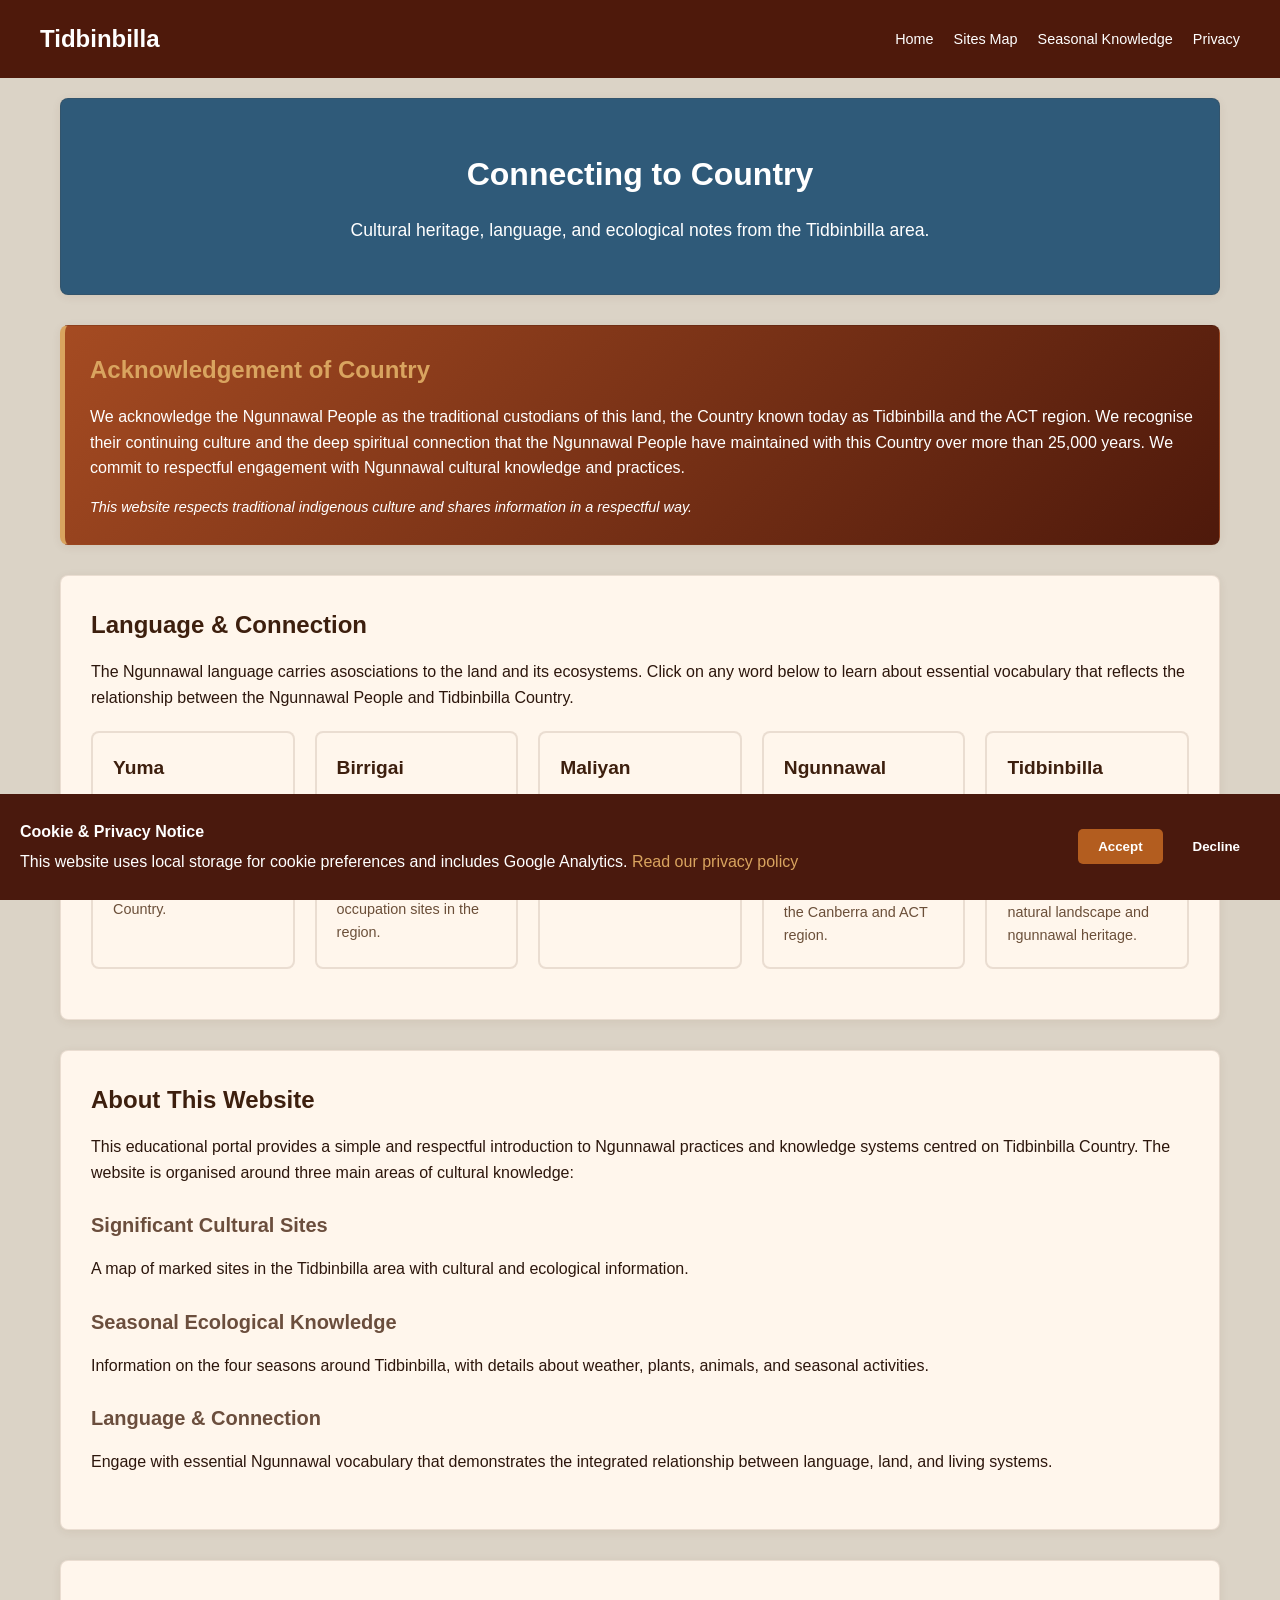
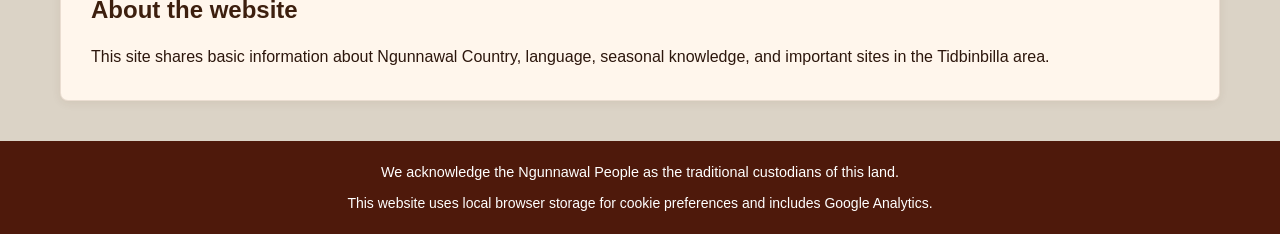
<file: index.html>
<!DOCTYPE html>
<html lang="en">
<head>
    <meta charset="UTF-8">
    <meta name="viewport" content="width=device-width, initial-scale=1.0">
    <meta name="description" content="Tidbinbilla Cultural Heritage - Language, ecology, and cultural notes from Tidbinbilla.">
    <meta name="author" content="Digital Technology Project">
    
    <title>Connecting to Country | Tidbinbilla Cultural Heritage</title>
    
    <!-- Main Stylesheet -->
    <link rel="stylesheet" href="css/styles.css">
    <!-- Google tag (gtag.js) -->
    <script async src="https://www.googletagmanager.com/gtag/js?id=G-5C9E07NFV3"></script>
    <script>
      window.dataLayer = window.dataLayer || [];
      function gtag(){dataLayer.push(arguments);}
      gtag('js', new Date());
      gtag('config', 'G-5C9E07NFV3');
    </script>
</head>
<body>
    <!-- navigation header -->
    <header>
        <nav>
            <div class="logo">Tidbinbilla</div>
            <ul>
                <li><a href="index.html" title="Home">Home</a></li>
                <li><a href="sites-map.html" title="Significant Cultural Sites">Sites Map</a></li>
                <li><a href="seasonal-knowledge.html" title="Seasonal Ecological Knowledge">Seasonal Knowledge</a></li>
                <li><a href="privacy-policy.html" title="Privacy and Compliance">Privacy</a></li>
            </ul>
        </nav>
    </header>

    <!-- main content -->
    <main>
        <!-- Hero Section -->
        <section class="hero">
            <h1>Connecting to Country</h1>
            <p>Cultural heritage, language, and ecological notes from the Tidbinbilla area.</p>
        </section>

        <!-- Acknowledgement of Country -->
        <section class="acknowledgement-card">
            <h2>Acknowledgement of Country</h2>
            <p>We acknowledge the Ngunnawal People as the traditional custodians of this land, the Country known today as Tidbinbilla and the ACT region. We recognise their continuing culture and the deep spiritual connection that the Ngunnawal People have maintained with this Country over more than 25,000 years. We commit to respectful engagement with Ngunnawal cultural knowledge and practices.</p>
            <p class="footer-text">This website respects traditional indigenous culture and shares information in a respectful way.</p>
        </section>

        <!-- Language & Connection Section -->
        <section>
            <h2>Language & Connection</h2>
            <p>The Ngunnawal language carries asosciations to the land and its ecosystems. Click on any word below to learn about essential vocabulary that reflects the relationship between the Ngunnawal People and Tidbinbilla Country.</p>

            <!-- Language Grid -->
            <div class="language-grid">
                <div class="word-card" data-word="Yuma">
                    <h3>Yuma</h3>
                    <div class="translation">Hello / Greetings</div>
                    <p class="usage">General welcoming statement used when entering Ngunnawal Country.</p>
                </div>

                <div class="word-card" data-word="Birrigai">
                    <h3>Birrigai</h3>
                    <div class="translation">Place Name</div>
                    <p class="usage">The name of the Birrigai Rock Shelter, one of the oldest known Aboriginal occupation sites in the region.</p>
                </div>

                <div class="word-card" data-word="Maliyan">
                    <h3>Maliyan</h3>
                    <div class="translation">Wedge tail eagle</div>
                    <p class="usage">A symbolic guardian spirit, creator figure</p>
                </div>

                <div class="word-card" data-word="Ngunnawal">
                    <h3>Ngunnawal</h3>
                    <div class="translation">The People / The Country</div>
                    <p class="usage"> term for the traditional Indigenous nations of the Canberra and ACT region.</p>
                </div>

                <div class="word-card" data-word="Tidbinbilla">
                    <h3>Tidbinbilla</h3>
                    <div class="translation">Tidbinbilla / "Where boys become men"</div>
                    <p class="usage">The local name for this area known for its natural landscape and ngunnawal heritage.</p>
                </div>
            </div>


        </section>

        <!-- About Section -->
        <section>
            <h2>About This Website</h2>
            <p>This educational portal provides a simple and respectful introduction to Ngunnawal practices and knowledge systems centred on Tidbinbilla Country. The website is organised around three main areas of cultural knowledge:</p>
            
            <div style="margin: 1.5rem 0;">
                <h3 style="color: #6b4e3d; font-size: 1.25rem; margin-top: 1.5rem;">Significant Cultural Sites</h3>
                <p>A map of marked sites in the Tidbinbilla area with cultural and ecological information.</p>

                <h3 style="color: #6b4e3d; font-size: 1.25rem; margin-top: 1.5rem;">Seasonal Ecological Knowledge</h3>
                <p>Information on the four seasons around Tidbinbilla, with details about weather, plants, animals, and seasonal activities.</p>

                <h3 style="color: #6b4e3d; font-size: 1.25rem; margin-top: 1.5rem;">Language & Connection</h3>
                <p>Engage with essential Ngunnawal vocabulary that demonstrates the integrated relationship between language, land, and living systems.</p>
            </div>
        </section>

        <!-- page context section -->
        <section>
            <h2>About the website</h2>
            <p>This site shares basic information about Ngunnawal Country, language, seasonal knowledge, and important sites in the Tidbinbilla area.</p>
        </section>
    </main>

    <!-- footer -->
    <footer>
        <p>We acknowledge the Ngunnawal People as the traditional custodians of this land.</p>
        <p style="margin-top: 0.5rem; font-size: 0.875rem;">This website uses local browser storage for cookie preferences and includes Google Analytics.</p>
    </footer>

    <!-- cookie consent banner -->
    <div id="cookie-banner" class="cookie-consent-banner">
        <div class="cookie-text">
            <p><strong>Cookie & Privacy Notice</strong></p>
            <p>This website uses local storage for cookie preferences and includes Google Analytics. <a href="privacy-policy.html">Read our privacy policy</a></p>
        </div>
        <div class="cookie-actions">
            <button id="cookie-accept-btn" class="cookie-accept">Accept</button>
            <button id="cookie-decline-btn" class="cookie-decline">Decline</button>
        </div>
    </div>

    <!-- javascript modules -->
    <!-- Main global script (handles cookies, language matrix, initialization) -->
    <script type="module" src="js/main.js"></script>
</body>
</html>
</file>
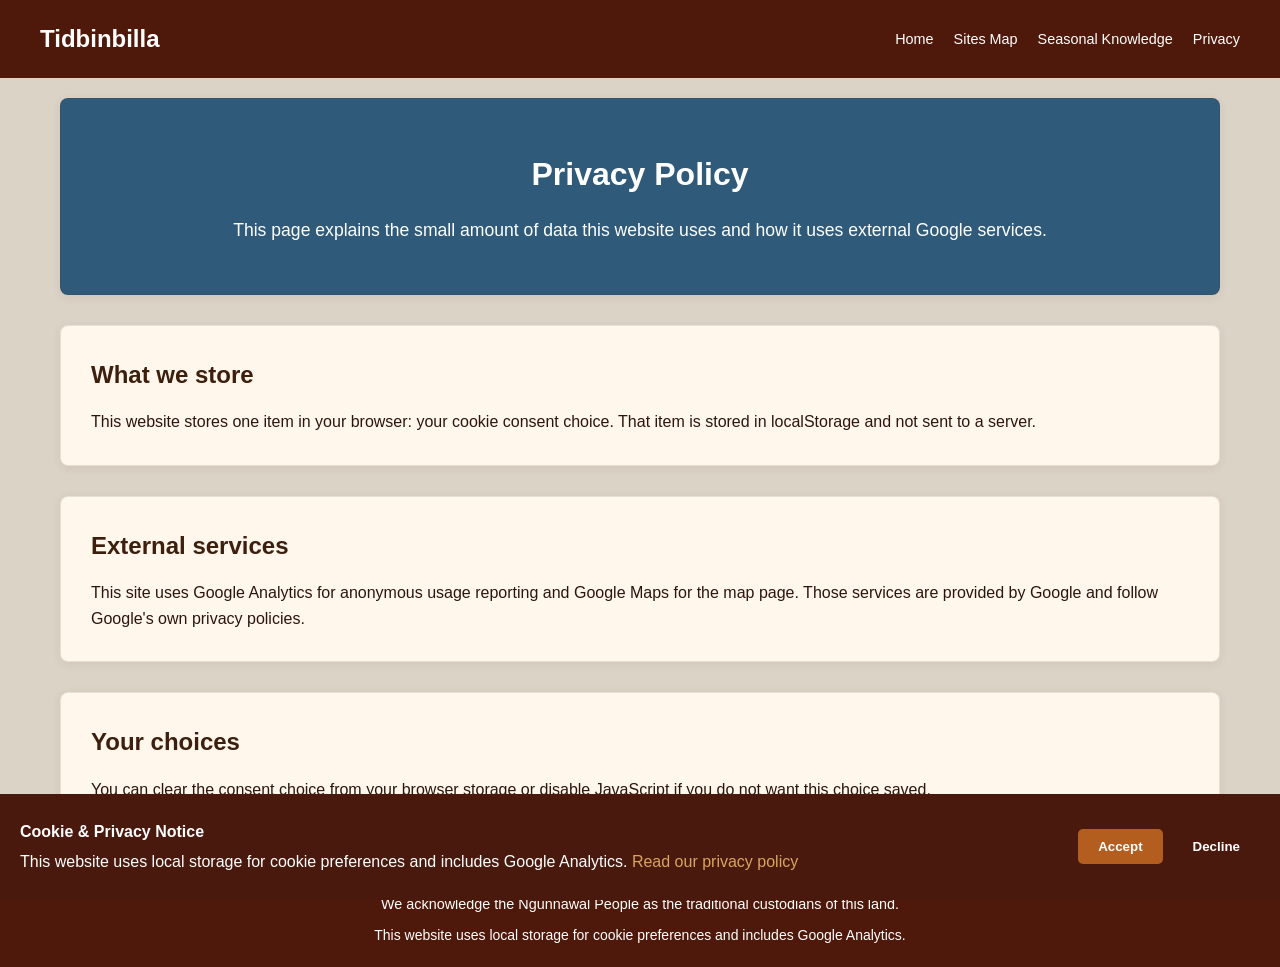
<file: privacy-policy.html>
<!DOCTYPE html>
<html lang="en">
<head>
    <meta charset="UTF-8">
    <meta name="viewport" content="width=device-width, initial-scale=1.0">
    <meta name="description" content="Tidbinbilla Cultural Heritage - Privacy Policy and Data Compliance">
    <meta name="author" content="Digital Technology Project">

    <title>Privacy Policy | Tidbinbilla Heritage</title>

    <!-- Main Stylesheet -->
    <link rel="stylesheet" href="css/styles.css">
    <!-- Google analytics -->
    <script async src="https://www.googletagmanager.com/gtag/js?id=G-5C9E07NFV3"></script>
    <script>
      window.dataLayer = window.dataLayer || [];
      function gtag(){dataLayer.push(arguments);}
      gtag('js', new Date());
      gtag('config', 'G-5C9E07NFV3');
    </script>
</head>
<body>
    <!-- navigation header -->
    <header>
        <nav>
            <div class="logo">Tidbinbilla</div>
            <ul>
                <li><a href="index.html" title="Home">Home</a></li>
                <li><a href="sites-map.html" title="Significant Cultural Sites">Sites Map</a></li>
                <li><a href="seasonal-knowledge.html" title="Seasonal Ecological Knowledge">Seasonal Knowledge</a></li>
                <li><a href="privacy-policy.html" title="Privacy and Compliance">Privacy</a></li>
            </ul>
        </nav>
    </header>

    <!-- main content -->
    <main>
        <section class="hero">
            <h1>Privacy Policy</h1>
            <p>This page explains the small amount of data this website uses and how it uses external Google services.</p>
        </section>

        <section class="privacy-section">
            <h2>What we store</h2>
            <p>This website stores one item in your browser: your cookie consent choice. That item is stored in localStorage and not sent to a server.</p>
        </section>

        <section class="privacy-section">
            <h2>External services</h2>
            <p>This site uses Google Analytics for anonymous usage reporting and Google Maps for the map page. Those services are provided by Google and follow Google's own privacy policies.</p>
        </section>

        <section class="privacy-section">
            <h2>Your choices</h2>
            <p>You can clear the consent choice from your browser storage or disable JavaScript if you do not want this choice saved.</p>
        </section>

    </main>

    <!-- footer -->
    <footer>
        <p>We acknowledge the Ngunnawal People as the traditional custodians of this land.</p>
        <p style="margin-top: 0.5rem; font-size: 0.875rem;">This website uses local storage for cookie preferences and includes Google Analytics.</p>
    </footer>

    <!-- cookie consent banner -->
    <div id="cookie-banner" class="cookie-consent-banner">
        <div class="cookie-text">
            <p><strong>Cookie & Privacy Notice</strong></p>
            <p>This website uses local storage for cookie preferences and includes Google Analytics. <a href="privacy-policy.html">Read our privacy policy</a></p>
        </div>
        <div class="cookie-actions">
            <button id="cookie-accept-btn" class="cookie-accept">Accept</button>
            <button id="cookie-decline-btn" class="cookie-decline">Decline</button>
        </div>
    </div>

    <!-- javascript modules -->
    <!-- Main script for cookie management -->
    <script type="module" src="js/main.js"></script>
</body>
</html>
</file>
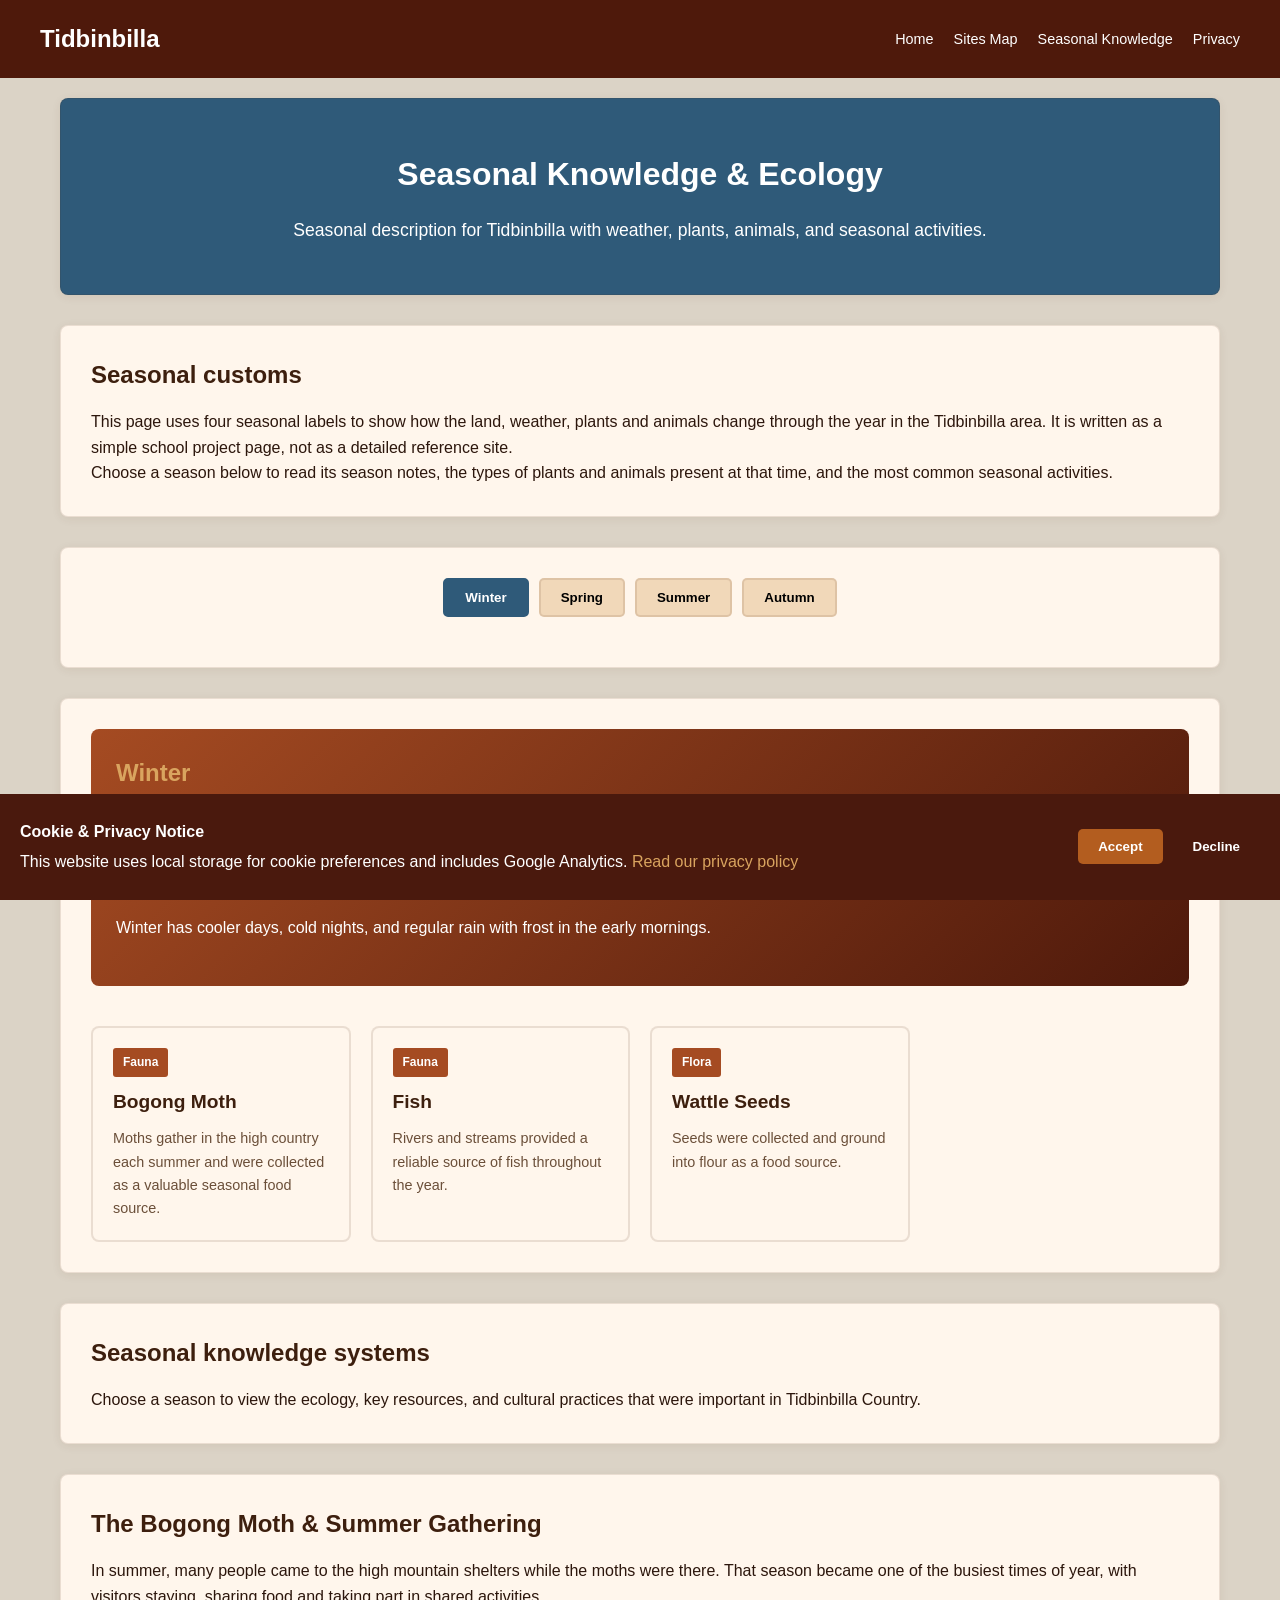
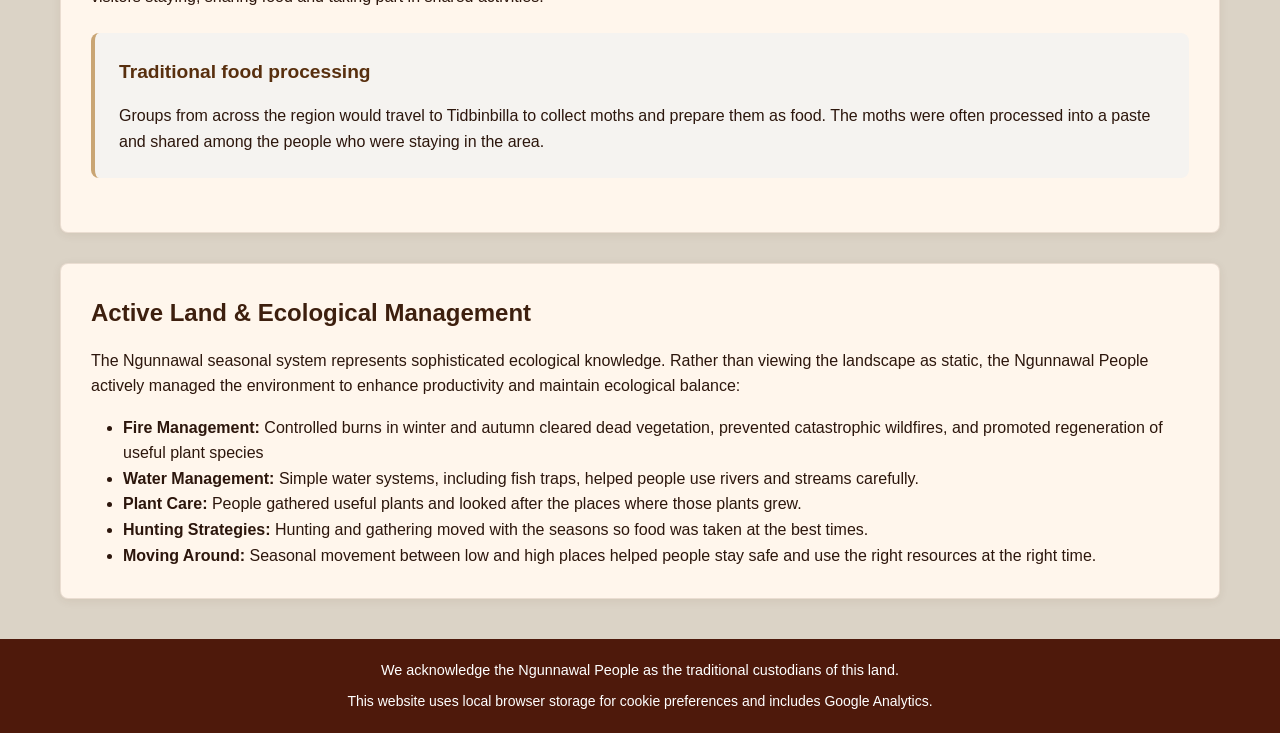
<file: seasonal-knowledge.html>
<!DOCTYPE html>
<html lang="en">
<head>
    <meta charset="UTF-8">
    <meta name="viewport" content="width=device-width, initial-scale=1.0">
    <meta name="description" content="Tidbinbilla Seasonal Knowledge - Seasonal information for winter, spring, summer, and autumn in Tidbinbilla.">
    <meta name="author" content="Digital Technology Project">

    <title>Seasonal Knowledge | Tidbinbilla Cultural Heritage</title>

    <!-- Main Stylesheet -->
    <link rel="stylesheet" href="css/styles.css">
    <!-- Google tag (gtag.js) -->
    <script async src="https://www.googletagmanager.com/gtag/js?id=G-5C9E07NFV3"></script>
     <!-- Google Analytics (privacy is instantly gone lol)-->
    <script>
      window.dataLayer = window.dataLayer || [];
      function gtag(){dataLayer.push(arguments);}
      gtag('js', new Date());
      gtag('config', 'G-5C9E07NFV3');
    </script>
</head>
<body>
    <!-- navigation header -->
    <header>
        <nav>
            <div class="logo">Tidbinbilla</div>
            <ul>
                <li><a href="index.html" title="Home">Home</a></li>
                <li><a href="sites-map.html" title="Significant Cultural Sites">Sites Map</a></li>
                <li><a href="seasonal-knowledge.html" title="Seasonal Ecological Knowledge">Seasonal Knowledge</a></li>
                <li><a href="privacy-policy.html" title="Privacy and Compliance">Privacy</a></li>
            </ul>
        </nav>
    </header>

    <!-- main content -->
    <main>
        <!-- Hero Section -->
        <section class="hero">
            <h1>Seasonal Knowledge & Ecology</h1>
            <p>Seasonal description for Tidbinbilla with weather, plants, animals, and seasonal activities.</p>
        </section>

        <!-- Introduction Section -->
        <section>
            <h2>Seasonal customs</h2>
            <p>This page uses four seasonal labels to show how the land, weather, plants and animals change through the year in the Tidbinbilla area. It is written as a simple school project page, not as a detailed reference site.</p>

            <p>Choose a season below to read its season notes, the types of plants and animals present at that time, and the most common seasonal activities.</p>
        </section>

        <!-- Seasonal Selector -->
        <section>
            <div class="seasonal-selector" id="seasonal-selector">
                <button data-season="winter" class="active">
                    Winter
                </button>
                <button data-season="spring">
                    Spring
                </button>
                <button data-season="summer">
                     Summer
                </button>
                <button data-season="autumn">
                    Autumn
                </button>
            </div>
        </section>

        <!-- Seasonal Content Root - Dynamically Generated -->
        <section>
            <div id="seasonal-content">
                <!-- Content is dynamically generated by seasonal-interact.js -->
            </div>
        </section>

        <!-- seasonal introduction section -->
        <section>
            <h2>Seasonal knowledge systems</h2>
            <p>Choose a season to view the ecology, key resources, and cultural practices that were important in Tidbinbilla Country.</p>
        </section>

        <!-- Bogong Moth Focus Section -->
        <section>
            <h2>The Bogong Moth & Summer Gathering</h2>
            <p>In summer, many people came to the high mountain shelters while the moths were there. That season became one of the busiest times of year, with visitors staying, sharing food and taking part in shared activities.</p>

            <div style="background: #f5f3f0; padding: 1.5rem; border-radius: 8px; margin: 1.5rem 0; border-left: 4px solid #c9a574;">
                <h3 style="color: #582f0e;">Traditional food processing</h3>
                <p>Groups from across the region would travel to Tidbinbilla to collect moths and prepare them as food. The moths were often processed into a paste and shared among the people who were staying in the area.</p>
            </div>

              </section>

        <!-- Ecological Management Section -->
        <section>
            <h2>Active Land & Ecological Management</h2>
            <p>The Ngunnawal seasonal system represents sophisticated ecological knowledge. Rather than viewing the landscape as static, the Ngunnawal People actively managed the environment to enhance productivity and maintain ecological balance:</p>

            <ul style="margin-left: 2rem; margin-top: 1rem;">
                <li><strong>Fire Management:</strong> Controlled burns in winter and autumn cleared dead vegetation, prevented catastrophic wildfires, and promoted regeneration of useful plant species</li>
                <li><strong>Water Management:</strong> Simple water systems, including fish traps, helped people use rivers and streams carefully.</li>
                <li><strong>Plant Care:</strong> People gathered useful plants and looked after the places where those plants grew.</li>
                <li><strong>Hunting Strategies:</strong> Hunting and gathering moved with the seasons so food was taken at the best times.</li>
                <li><strong>Moving Around:</strong> Seasonal movement between low and high places helped people stay safe and use the right resources at the right time.</li>
            </ul>
        </section>
    </main>

    <!-- footer -->
    <footer>
        <p>We acknowledge the Ngunnawal People as the traditional custodians of this land.</p>
        <p style="margin-top: 0.5rem; font-size: 0.875rem;">This website uses local browser storage for cookie preferences and includes Google Analytics.</p>
    </footer>

    <!-- cookie consent banner -->
    <div id="cookie-banner" class="cookie-consent-banner">
        <div class="cookie-text">
            <p><strong>Cookie & Privacy Notice</strong></p>
            <p>This website uses local storage for cookie preferences and includes Google Analytics. <a href="privacy-policy.html">Read our privacy policy</a></p>
        </div>
        <div class="cookie-actions">
            <button id="cookie-accept-btn" class="cookie-accept">Accept</button>
            <button id="cookie-decline-btn" class="cookie-decline">Decline</button>
        </div>
    </div>

    <!-- javascript modules -->
    <!-- Main global script -->
    <script type="module" src="js/main.js"></script>

    <!-- Seasonal knowledge dynamic component factory -->
    <script type="module" src="js/seasonal-interact.js"></script>
</body>
</html>
</file>
<file: css/styles.css>
/* TIDBINBILLA CULTURAL HERITAGE WEBSITE - STYLESHEET */

:root {
    --bg: #f2e3d0;
    --surface: #fff6ec;
    --surface-alt: #f1d8b9;
    --text: #2c160c;
    --heading: #3d1f0e;
    --accent: #a54b22;
    --accent-dark: #4e190b;
    --accent-light: #d9a45f;
    --muted: #6b4f39;
    --border: #c79a72;
    --hero-start: #933d15;
    --hero-end: #4a190d;
    --button-bg: #b35d1f;
    --button-hover: #8f4414;
    --banner-bg: #4a190d;
    --season-primary: #2f5a79;
    --season-accent: var(--season-primary);
    --season-background: var(--season-primary);
}

* {
    margin: 0;
    padding: 0;
    box-sizing: border-box;
}

body {
    font-family: Arial, sans-serif;
    color: var(--text);
    background-color: color-mix(in srgb, var(--season-background, var(--bg)) 12%, var(--bg));
    line-height: 1.6;
}

h1, h2, h3 {
    color: var(--heading);
    margin-bottom: 15px;
}

h1 { font-size: 2rem; }
 h2 { font-size: 1.5rem; }
 h3 { font-size: 1.2rem; }

a {
    color: var(--accent);
    text-decoration: none;
}

a:hover {
    text-decoration: underline;
}

/* Header and Navigation */
header {
    background-color: var(--accent-dark);
    color: white;
    padding: 20px;
    position: sticky;
    top: 0;
    z-index: 100;
}

header nav {
    max-width: 1200px;
    margin: 0 auto;
    display: flex;
    justify-content: space-between;
    align-items: center;
    flex-wrap: wrap;
    gap: 20px;
}

header .logo {
    font-size: 1.5rem;
    font-weight: bold;
}

header nav ul {
    list-style: none;
    display: flex;
    gap: 20px;
    flex-wrap: wrap;
}

header nav a {
    color: white;
    font-size: 0.9rem;
}

header nav a:hover {
    text-decoration: underline;
}

/* Main Content */
main {
    max-width: 1200px;
    margin: 20px auto;
    padding: 0 20px;
    flex: 1;
}

section {
    background: var(--surface);
    padding: 30px;
    margin-bottom: 30px;
    border-radius: 8px;
    border: 1px solid rgba(80, 40, 20, 0.12);
    box-shadow: 0 2px 10px rgba(84, 45, 16, 0.08);
}

/* Footer */
footer {
    background-color: var(--accent-dark);
    color: white;
    text-align: center;
    padding: 20px;
    margin-top: 40px;
    font-size: 0.9rem;
}

/* Hero Section */
.hero {
    background: linear-gradient(135deg, var(--season-primary, var(--hero-start)), var(--season-accent, var(--hero-end)));
    color: white;
    padding: 50px 30px;
    text-align: center;
    border-radius: 8px;
    margin-bottom: 30px;
}

.hero h1 {
    color: white;
    margin-bottom: 15px;
}

.hero p {
    font-size: 1.1rem;
}

/* Acknowledgement Card */
.acknowledgement-card {
    background: linear-gradient(135deg, var(--accent), var(--accent-dark));
    color: white;
    padding: 25px;
    border-left: 5px solid var(--accent-light);
    margin-bottom: 30px;
}

.acknowledgement-card h2 {
    color: var(--accent-light);
}

.footer-text {
    font-size: 0.9rem;
    margin-top: 15px;
    font-style: italic;
}

/* Language Grid */
.language-grid {
    display: grid;
    grid-template-columns: repeat(auto-fit, minmax(200px, 1fr));
    gap: 20px;
    margin: 20px 0;
}

.word-card {
    background: var(--surface);
    border: 2px solid rgba(80, 40, 20, 0.12);
    padding: 20px;
    border-radius: 8px;
    transition: border-color 0.3s ease;
}


.word-card h3 {
    margin-bottom: 10px;
    color: var(--heading);
}

.word-card .translation {
    color: var(--accent);
    font-weight: bold;
    margin-bottom: 10px;
}

.word-card .usage {
    color: var(--muted);
    font-size: 0.9rem;
}

/* Translation Display */
#translation-display {
    background: var(--surface-alt);
    border-left: 4px solid var(--accent);
    padding: 20px;
    margin: 20px 0;
    min-height: 60px;
    border-radius: 6px;
}

/* Map */
#map-canvas {
    width: 100%;
    height: 500px;
    border-radius: 8px;
    margin: 20px 0;
}

.map-container {
    display: grid;
    grid-template-columns: 2fr 1fr;
    gap: 20px;
    align-items: start;
}

@media (max-width: 768px) {
    .map-container {
        grid-template-columns: 1fr;
    }
}

#cultural-detail-pane {
    background: var(--surface);
    border: 2px solid rgba(80, 40, 20, 0.12);
    padding: 20px;
    border-radius: 8px;
    max-height: 500px;
    overflow-y: auto;
}

#cultural-detail-pane h3 {
    color: var(--heading);
    margin-bottom: 10px;
}

#cultural-detail-pane p {
    margin-bottom: 15px;
    font-size: 0.95rem;
    color: var(--muted);
}

.detail-label {
    font-weight: bold;
    color: var(--accent);
    margin-top: 15px;
}

/* Seasonal Selector */
.seasonal-selector {
    display: flex;
    gap: 10px;
    margin-bottom: 20px;
    flex-wrap: wrap;
    justify-content: center;
}

.seasonal-selector button {
    padding: 10px 20px;
    background: var(--surface-alt);
    border: 2px solid rgba(80, 40, 20, 0.12);
    border-radius: 5px;
    cursor: pointer;
    font-weight: bold;
    transition: all 0.3s ease;
}

.seasonal-selector button:hover {
    background: var(--accent);
    color: white;
    border-color: var(--accent);
}

.seasonal-selector button.active {
    background: var(--season-accent, var(--accent-dark));
    color: white;
    border-color: var(--season-accent, var(--accent-dark));
}

/* Seasonal Content */
#seasonal-content {
    display: grid;
    grid-template-columns: repeat(auto-fit, minmax(250px, 1fr));
    gap: 20px;
}

.seasonal-item {
    background: var(--surface);
    border: 2px solid rgba(80, 40, 20, 0.12);
    padding: 20px;
    border-radius: 8px;
}

.seasonal-item:hover {
    border-color: rgba(80, 40, 20, 0.12);
}

.seasonal-item h3 {
    color: var(--heading);
    margin-bottom: 10px;
}

.item-type {
    display: inline-block;
    background: var(--accent);
    color: white;
    padding: 5px 10px;
    border-radius: 3px;
    font-size: 0.75rem;
    font-weight: bold;
    margin-bottom: 10px;
}

.seasonal-item p {
    color: var(--muted);
    font-size: 0.9rem;
}

.seasonal-info-card {
    background: linear-gradient(135deg, var(--accent), var(--accent-dark));
    color: white;
    padding: 25px;
    border-radius: 8px;
    margin-bottom: 20px;
    grid-column: 1 / -1;
}

.seasonal-info-card h2 {
    color: var(--accent-light);
}

.info-section {
    margin-bottom: 20px;
}

.section-label {
    font-weight: bold;
    color: var(--accent-light);
    margin-bottom: 8px;
    text-transform: uppercase;
    font-size: 0.9rem;
}

/* Cookie Banner */
.cookie-consent-banner {
    position: fixed;
    bottom: 0;
    left: 0;
    right: 0;
    background: var(--banner-bg);
    color: white;
    padding: 20px;
    display: flex;
    justify-content: space-between;
    align-items: center;
    gap: 20px;
    z-index: 1000;
    flex-wrap: wrap;
}

.cookie-consent-banner.hidden {
    display: none;
}

.cookie-text p {
    margin: 5px 0;
}

.cookie-text a {
    color: var(--accent-light);
}

.cookie-actions {
    display: flex;
    gap: 10px;
}

.cookie-actions button {
    padding: 10px 20px;
    border: none;
    border-radius: 5px;
    font-weight: bold;
    cursor: pointer;
    transition: all 0.3s ease;
}

.cookie-accept {
    background: var(--button-bg);
    color: white;
}

.cookie-accept:hover {
    background: var(--button-hover);
}

.cookie-decline {
    background: transparent;
    border: 2px solid white;
    color: white;
}

.cookie-decline:hover {
    background: rgba(255, 255, 255, 0.1);
}

/* Privacy Page */
.privacy-section ul {
    margin-left: 25px;
    margin-top: 10px;
}

.privacy-section li {
    margin-bottom: 10px;
    color: var(--muted);
}

.status-card {
    background: var(--surface-alt);
    border-left: 4px solid var(--accent);
    padding: 15px;
    margin: 20px 0;
    border-radius: 6px;
}

.status-indicator {
    font-weight: bold;
    color: var(--accent);
}

/* Responsive Design */
@media (max-width: 768px) {
    header nav {
        flex-direction: column;
        align-items: flex-start;
    }

    header nav ul {
        flex-direction: column;
        gap: 10px;
    }

    section {
        padding: 20px;
    }

    .hero {
        padding: 30px 20px;
    }

    h1 { font-size: 1.5rem; }
    h2 { font-size: 1.2rem; }

    .cookie-consent-banner {
        flex-direction: column;
        align-items: stretch;
        text-align: center;
    }

    .language-grid {
        grid-template-columns: 1fr;
    }

    #map-canvas {
        height: 400px;
    }

    .seasonal-selector button {
        width: 100%;
    }
}

@media (max-width: 480px) {
    main {
        padding: 0 10px;
        margin: 10px auto;
    }

    section {
        padding: 15px;
        margin-bottom: 15px;
    }

    h1 { font-size: 1.3rem; }
    h2 { font-size: 1.1rem; }

    header nav {
        gap: 10px;
    }

    header .logo {
        font-size: 1.2rem;
    }
}
</file>
